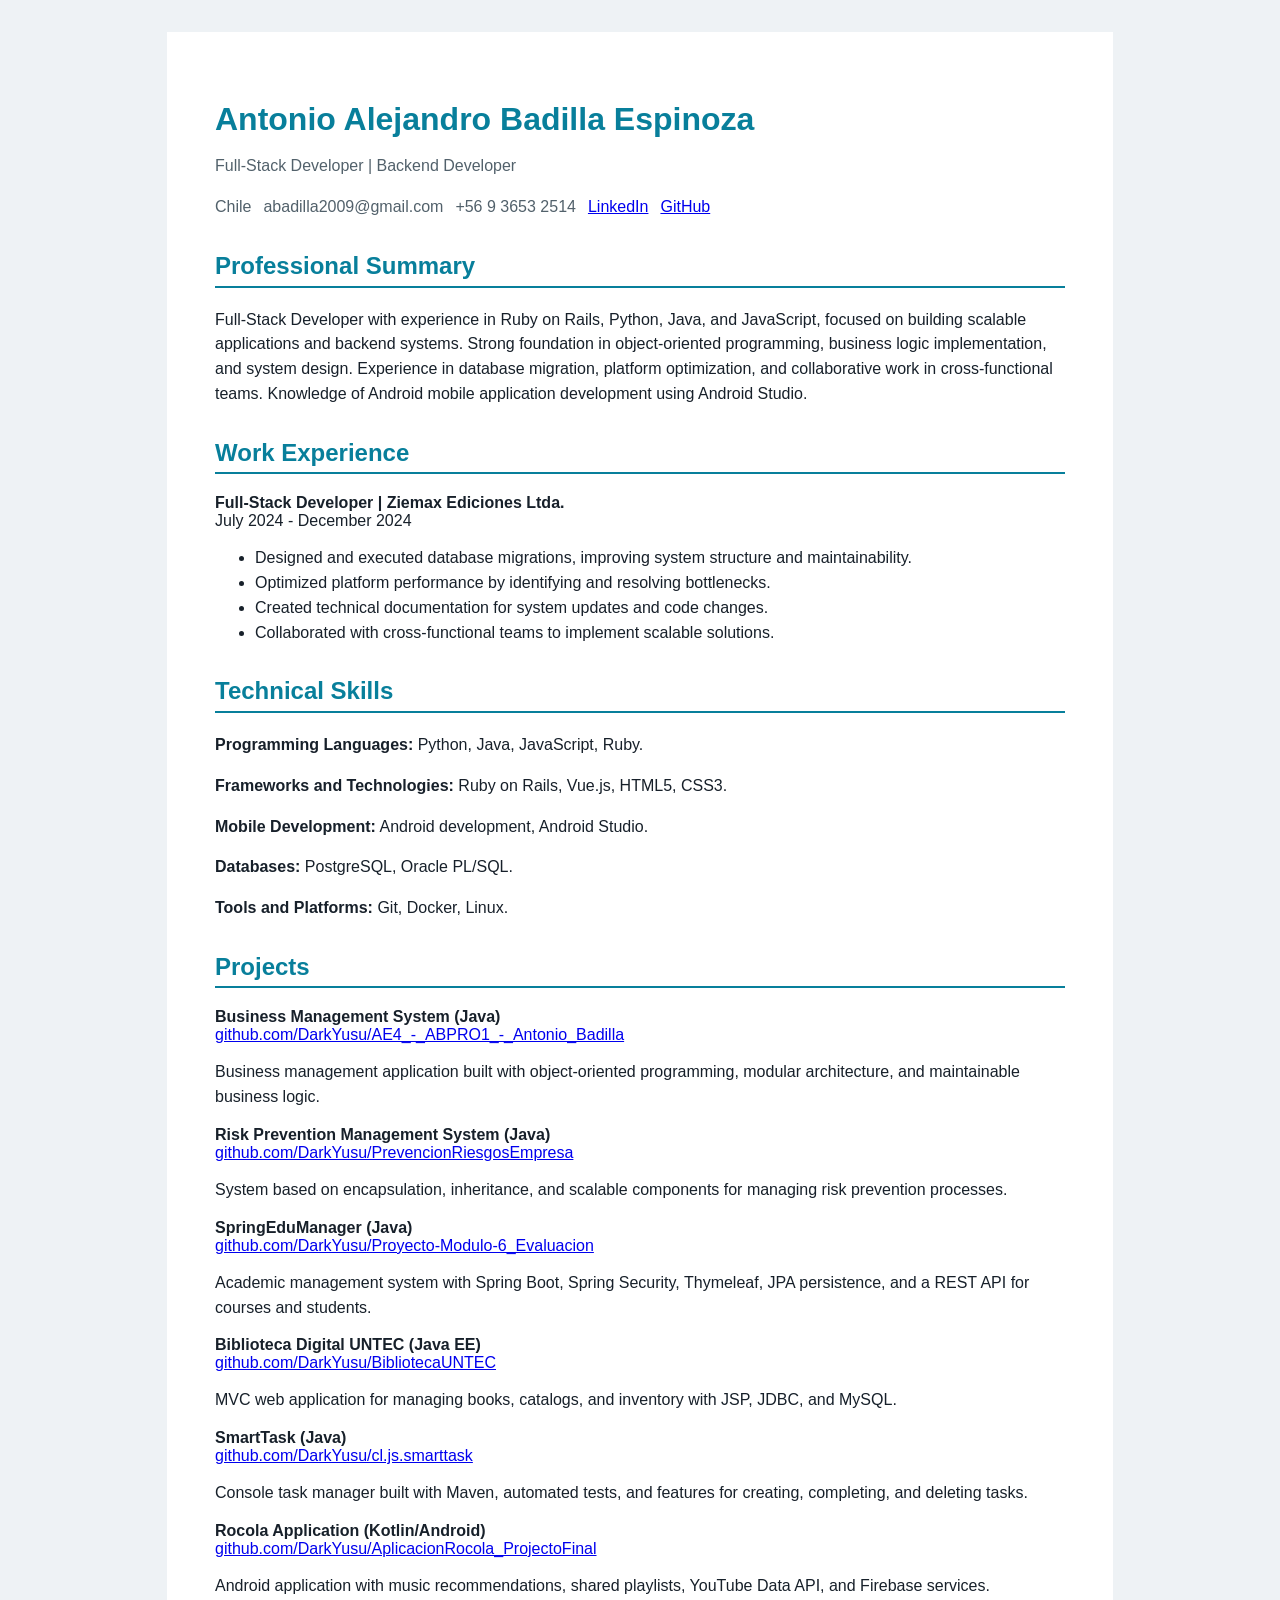
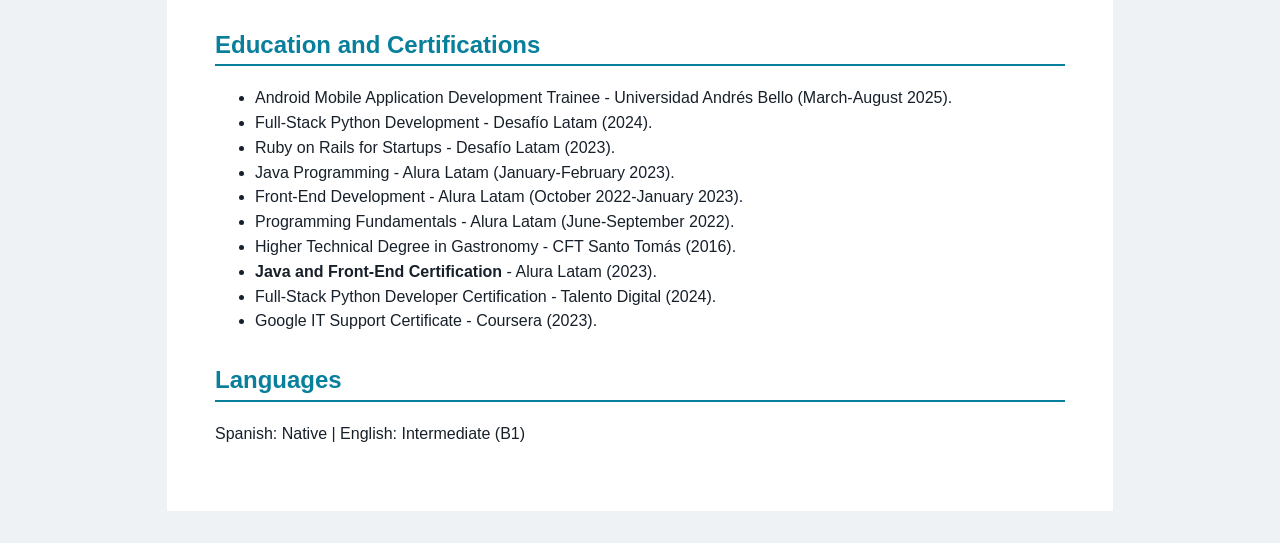
<file: assets/cv-antonio-badilla-en.html>
<!DOCTYPE html>
<html lang="en">
<head>
    <meta charset="UTF-8">
    <meta name="viewport" content="width=device-width, initial-scale=1.0">
    <title>CV | Antonio Badilla</title>
    <style>
        :root { color: #17202a; font-family: Arial, sans-serif; }
        body { margin: 0; background: #eef2f5; }
        main { max-width: 850px; margin: 2rem auto; padding: 3rem; background: #fff; }
        h1, h2 { color: #087f9b; }
        h1 { margin-bottom: .25rem; }
        h2 { border-bottom: 2px solid #087f9b; padding-bottom: .35rem; margin-top: 2rem; }
        p { line-height: 1.55; }
        .subtitle, .contact { color: #52616b; }
        .contact { display: flex; gap: .75rem; flex-wrap: wrap; }
        .item { margin-bottom: 1rem; }
        .item strong { display: block; }
        ul { line-height: 1.55; }
        @media print {
            body { background: #fff; }
            main { margin: 0; padding: 0; max-width: none; }
        }
    </style>
</head>
<body>
    <main>
        <header>
            <h1>Antonio Alejandro Badilla Espinoza</h1>
            <p class="subtitle">Full-Stack Developer | Backend Developer</p>
            <p class="contact">
                <span>Chile</span>
                <span>abadilla2009@gmail.com</span>
                <span>+56 9 3653 2514</span>
                <a href="https://www.linkedin.com/in/antonio-badilla/">LinkedIn</a>
                <a href="https://github.com/DarkYusu">GitHub</a>
            </p>
        </header>

        <section>
            <h2>Professional Summary</h2>
            <p>Full-Stack Developer with experience in Ruby on Rails, Python, Java, and JavaScript, focused on building scalable applications and backend systems. Strong foundation in object-oriented programming, business logic implementation, and system design. Experience in database migration, platform optimization, and collaborative work in cross-functional teams. Knowledge of Android mobile application development using Android Studio.</p>
        </section>

        <section>
            <h2>Work Experience</h2>
            <div class="item">
                <strong>Full-Stack Developer | Ziemax Ediciones Ltda.</strong>
                <span>July 2024 - December 2024</span>
                <ul>
                    <li>Designed and executed database migrations, improving system structure and maintainability.</li>
                    <li>Optimized platform performance by identifying and resolving bottlenecks.</li>
                    <li>Created technical documentation for system updates and code changes.</li>
                    <li>Collaborated with cross-functional teams to implement scalable solutions.</li>
                </ul>
            </div>
        </section>

        <section>
            <h2>Technical Skills</h2>
            <p><strong>Programming Languages:</strong> Python, Java, JavaScript, Ruby.</p>
            <p><strong>Frameworks and Technologies:</strong> Ruby on Rails, Vue.js, HTML5, CSS3.</p>
            <p><strong>Mobile Development:</strong> Android development, Android Studio.</p>
            <p><strong>Databases:</strong> PostgreSQL, Oracle PL/SQL.</p>
            <p><strong>Tools and Platforms:</strong> Git, Docker, Linux.</p>
        </section>

        <section>
            <h2>Projects</h2>
            <div class="item">
                <strong>Business Management System (Java)</strong>
                <a href="https://github.com/DarkYusu/AE4_-_ABPRO1_-_Antonio_Badilla">github.com/DarkYusu/AE4_-_ABPRO1_-_Antonio_Badilla</a>
                <p>Business management application built with object-oriented programming, modular architecture, and maintainable business logic.</p>
            </div>
            <div class="item">
                <strong>Risk Prevention Management System (Java)</strong>
                <a href="https://github.com/DarkYusu/PrevencionRiesgosEmpresa">github.com/DarkYusu/PrevencionRiesgosEmpresa</a>
                <p>System based on encapsulation, inheritance, and scalable components for managing risk prevention processes.</p>
            </div>
            <div class="item">
                <strong>SpringEduManager (Java)</strong>
                <a href="https://github.com/DarkYusu/Proyecto-Modulo-6_Evaluacion">github.com/DarkYusu/Proyecto-Modulo-6_Evaluacion</a>
                <p>Academic management system with Spring Boot, Spring Security, Thymeleaf, JPA persistence, and a REST API for courses and students.</p>
            </div>
            <div class="item">
                <strong>Biblioteca Digital UNTEC (Java EE)</strong>
                <a href="https://github.com/DarkYusu/BibliotecaUNTEC">github.com/DarkYusu/BibliotecaUNTEC</a>
                <p>MVC web application for managing books, catalogs, and inventory with JSP, JDBC, and MySQL.</p>
            </div>
            <div class="item">
                <strong>SmartTask (Java)</strong>
                <a href="https://github.com/DarkYusu/cl.js.smarttask">github.com/DarkYusu/cl.js.smarttask</a>
                <p>Console task manager built with Maven, automated tests, and features for creating, completing, and deleting tasks.</p>
            </div>
            <div class="item">
                <strong>Rocola Application (Kotlin/Android)</strong>
                <a href="https://github.com/DarkYusu/AplicacionRocola_ProjectoFinal">github.com/DarkYusu/AplicacionRocola_ProjectoFinal</a>
                <p>Android application with music recommendations, shared playlists, YouTube Data API, and Firebase services.</p>
            </div>
        </section>

        <section>
            <h2>Education and Certifications</h2>
            <ul>
                <li>Android Mobile Application Development Trainee - Universidad Andrés Bello (March-August 2025).</li>
                <li>Full-Stack Python Development - Desafío Latam (2024).</li>
                <li>Ruby on Rails for Startups - Desafío Latam (2023).</li>
                <li>Java Programming - Alura Latam (January-February 2023).</li>
                <li>Front-End Development - Alura Latam (October 2022-January 2023).</li>
                <li>Programming Fundamentals - Alura Latam (June-September 2022).</li>
                <li>Higher Technical Degree in Gastronomy - CFT Santo Tomás (2016).</li>
                <li><strong>Java and Front-End Certification</strong> - Alura Latam (2023).</li>
                <li>Full-Stack Python Developer Certification - Talento Digital (2024).</li>
                <li>Google IT Support Certificate - Coursera (2023).</li>
            </ul>
        </section>

        <section>
            <h2>Languages</h2>
            <p>Spanish: Native | English: Intermediate (B1)</p>
        </section>
    </main>
</body>
</html>
</file>
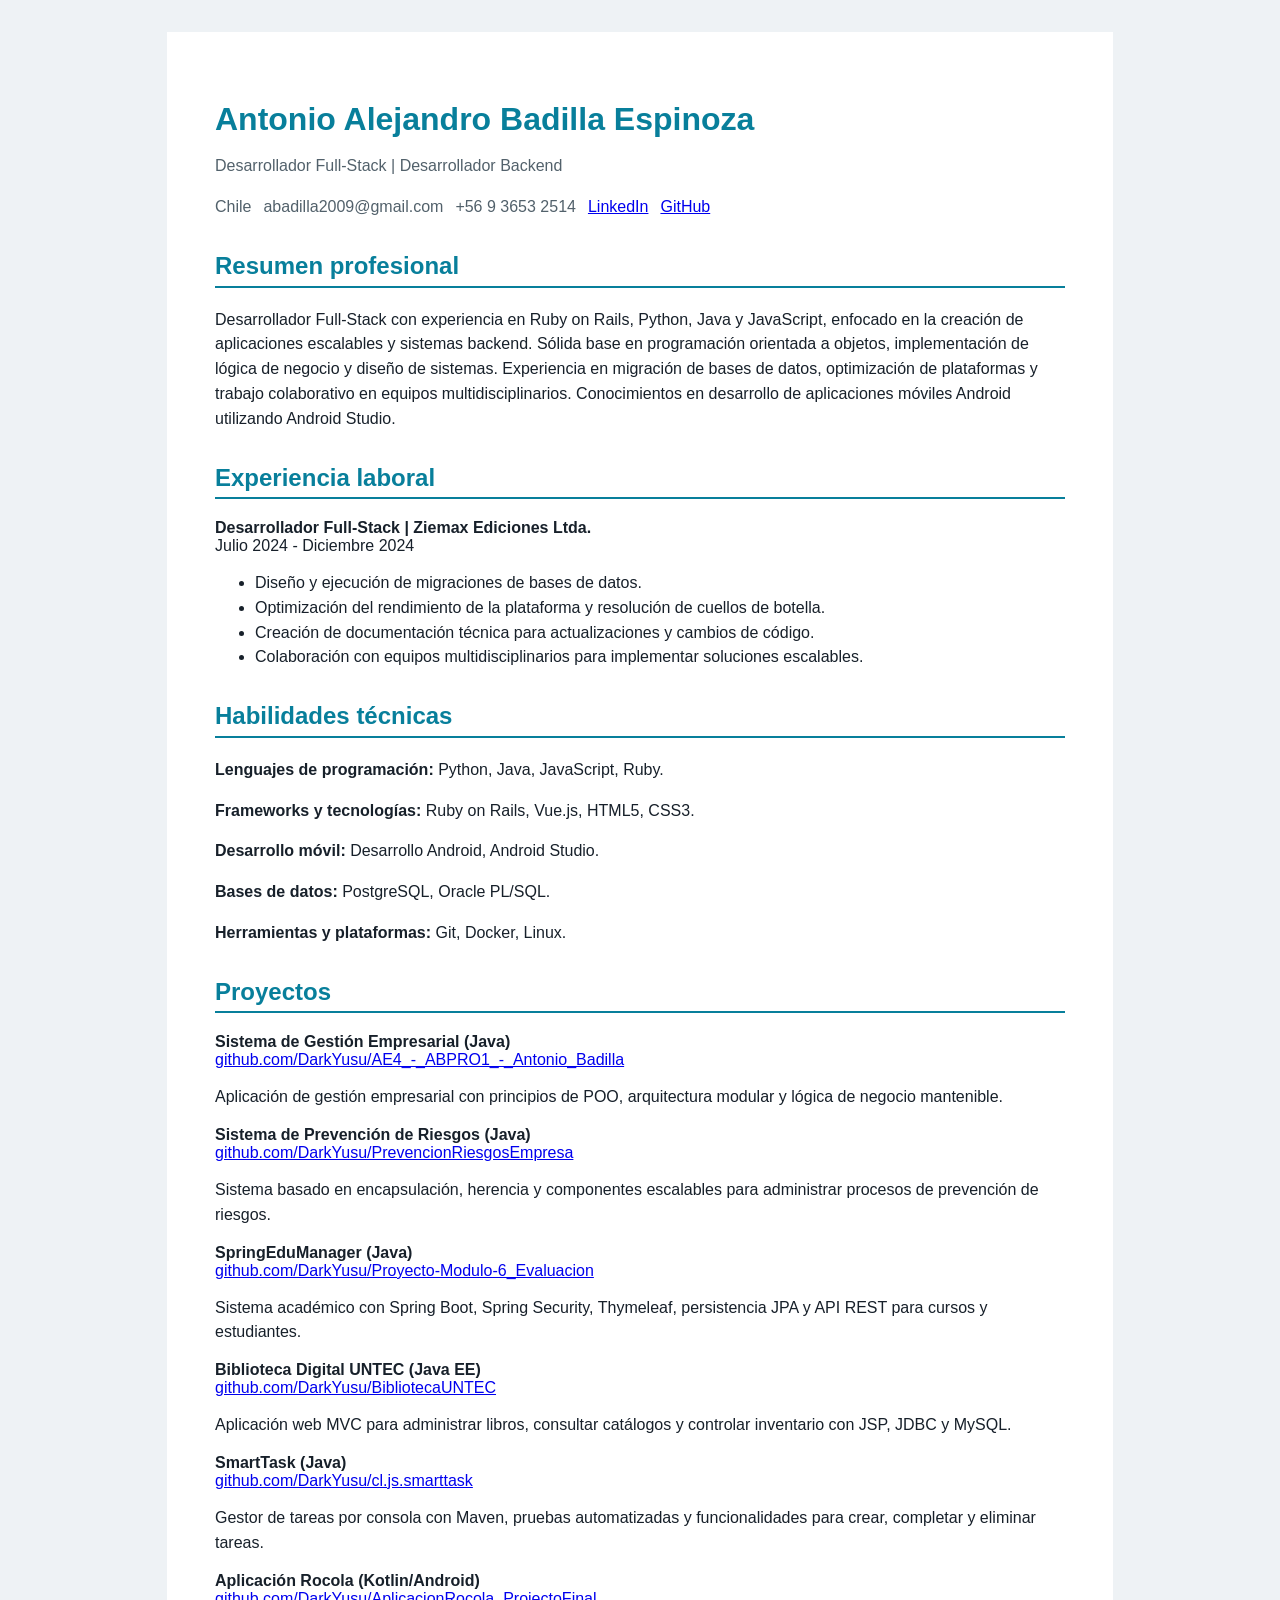
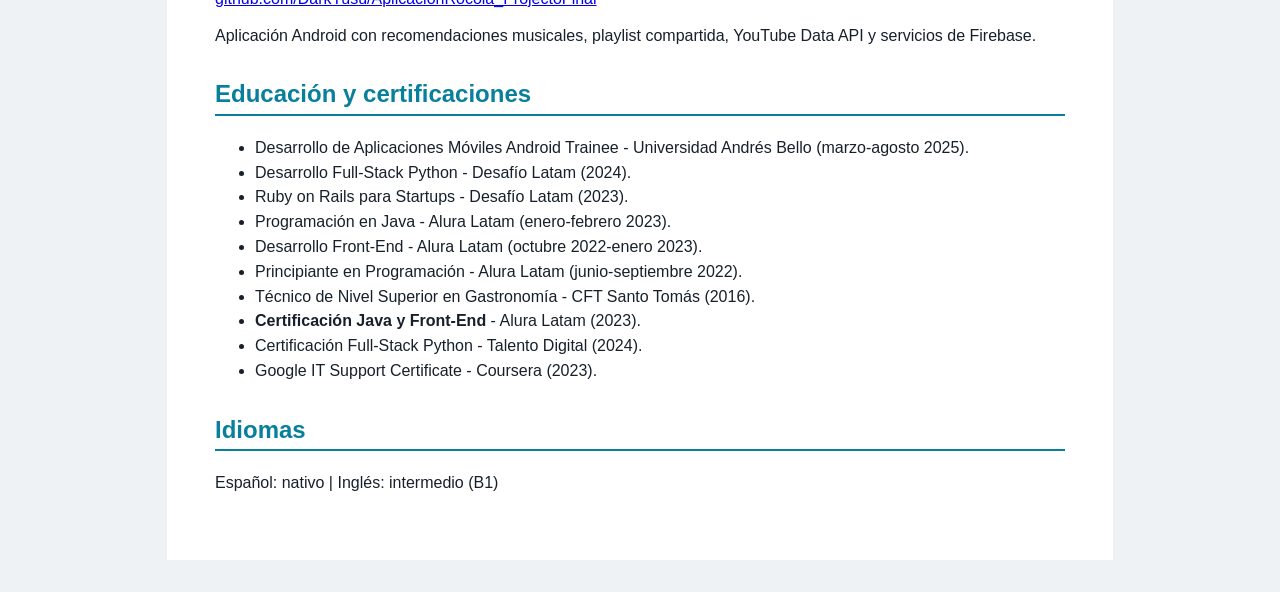
<file: assets/cv-antonio-badilla.html>
<!DOCTYPE html>
<html lang="es">
<head>
    <meta charset="UTF-8">
    <meta name="viewport" content="width=device-width, initial-scale=1.0">
    <title>CV | Antonio Badilla</title>
    <style>
        :root { color: #17202a; font-family: Arial, sans-serif; }
        body { margin: 0; background: #eef2f5; }
        main { max-width: 850px; margin: 2rem auto; padding: 3rem; background: #fff; }
        h1, h2 { color: #087f9b; }
        h1 { margin-bottom: .25rem; }
        h2 { border-bottom: 2px solid #087f9b; padding-bottom: .35rem; margin-top: 2rem; }
        p { line-height: 1.55; }
        .subtitle, .contact { color: #52616b; }
        .contact { display: flex; gap: .75rem; flex-wrap: wrap; }
        .item { margin-bottom: 1rem; }
        .item strong { display: block; }
        ul { line-height: 1.55; }
        @media print {
            body { background: #fff; }
            main { margin: 0; padding: 0; max-width: none; }
        }
    </style>
</head>
<body>
    <main>
        <header>
            <h1>Antonio Alejandro Badilla Espinoza</h1>
            <p class="subtitle">Desarrollador Full-Stack | Desarrollador Backend</p>
            <p class="contact">
                <span>Chile</span>
                <span>abadilla2009@gmail.com</span>
                <span>+56 9 3653 2514</span>
                <a href="https://www.linkedin.com/in/antonio-badilla/">LinkedIn</a>
                <a href="https://github.com/DarkYusu">GitHub</a>
            </p>
        </header>

        <section>
            <h2>Resumen profesional</h2>
            <p>Desarrollador Full-Stack con experiencia en Ruby on Rails, Python, Java y JavaScript, enfocado en la creación de aplicaciones escalables y sistemas backend. Sólida base en programación orientada a objetos, implementación de lógica de negocio y diseño de sistemas. Experiencia en migración de bases de datos, optimización de plataformas y trabajo colaborativo en equipos multidisciplinarios. Conocimientos en desarrollo de aplicaciones móviles Android utilizando Android Studio.</p>
        </section>

        <section>
            <h2>Experiencia laboral</h2>
            <div class="item">
                <strong>Desarrollador Full-Stack | Ziemax Ediciones Ltda.</strong>
                <span>Julio 2024 - Diciembre 2024</span>
                <ul>
                    <li>Diseño y ejecución de migraciones de bases de datos.</li>
                    <li>Optimización del rendimiento de la plataforma y resolución de cuellos de botella.</li>
                    <li>Creación de documentación técnica para actualizaciones y cambios de código.</li>
                    <li>Colaboración con equipos multidisciplinarios para implementar soluciones escalables.</li>
                </ul>
            </div>
        </section>

        <section>
            <h2>Habilidades técnicas</h2>
            <p><strong>Lenguajes de programación:</strong> Python, Java, JavaScript, Ruby.</p>
            <p><strong>Frameworks y tecnologías:</strong> Ruby on Rails, Vue.js, HTML5, CSS3.</p>
            <p><strong>Desarrollo móvil:</strong> Desarrollo Android, Android Studio.</p>
            <p><strong>Bases de datos:</strong> PostgreSQL, Oracle PL/SQL.</p>
            <p><strong>Herramientas y plataformas:</strong> Git, Docker, Linux.</p>
        </section>

        <section>
            <h2>Proyectos</h2>
            <div class="item">
                <strong>Sistema de Gestión Empresarial (Java)</strong>
                <a href="https://github.com/DarkYusu/AE4_-_ABPRO1_-_Antonio_Badilla">github.com/DarkYusu/AE4_-_ABPRO1_-_Antonio_Badilla</a>
                <p>Aplicación de gestión empresarial con principios de POO, arquitectura modular y lógica de negocio mantenible.</p>
            </div>
            <div class="item">
                <strong>Sistema de Prevención de Riesgos (Java)</strong>
                <a href="https://github.com/DarkYusu/PrevencionRiesgosEmpresa">github.com/DarkYusu/PrevencionRiesgosEmpresa</a>
                <p>Sistema basado en encapsulación, herencia y componentes escalables para administrar procesos de prevención de riesgos.</p>
            </div>
            <div class="item">
                <strong>SpringEduManager (Java)</strong>
                <a href="https://github.com/DarkYusu/Proyecto-Modulo-6_Evaluacion">github.com/DarkYusu/Proyecto-Modulo-6_Evaluacion</a>
                <p>Sistema académico con Spring Boot, Spring Security, Thymeleaf, persistencia JPA y API REST para cursos y estudiantes.</p>
            </div>
            <div class="item">
                <strong>Biblioteca Digital UNTEC (Java EE)</strong>
                <a href="https://github.com/DarkYusu/BibliotecaUNTEC">github.com/DarkYusu/BibliotecaUNTEC</a>
                <p>Aplicación web MVC para administrar libros, consultar catálogos y controlar inventario con JSP, JDBC y MySQL.</p>
            </div>
            <div class="item">
                <strong>SmartTask (Java)</strong>
                <a href="https://github.com/DarkYusu/cl.js.smarttask">github.com/DarkYusu/cl.js.smarttask</a>
                <p>Gestor de tareas por consola con Maven, pruebas automatizadas y funcionalidades para crear, completar y eliminar tareas.</p>
            </div>
            <div class="item">
                <strong>Aplicación Rocola (Kotlin/Android)</strong>
                <a href="https://github.com/DarkYusu/AplicacionRocola_ProjectoFinal">github.com/DarkYusu/AplicacionRocola_ProjectoFinal</a>
                <p>Aplicación Android con recomendaciones musicales, playlist compartida, YouTube Data API y servicios de Firebase.</p>
            </div>
        </section>

        <section>
            <h2>Educación y certificaciones</h2>
            <ul>
                <li>Desarrollo de Aplicaciones Móviles Android Trainee - Universidad Andrés Bello (marzo-agosto 2025).</li>
                <li>Desarrollo Full-Stack Python - Desafío Latam (2024).</li>
                <li>Ruby on Rails para Startups - Desafío Latam (2023).</li>
                <li>Programación en Java - Alura Latam (enero-febrero 2023).</li>
                <li>Desarrollo Front-End - Alura Latam (octubre 2022-enero 2023).</li>
                <li>Principiante en Programación - Alura Latam (junio-septiembre 2022).</li>
                <li>Técnico de Nivel Superior en Gastronomía - CFT Santo Tomás (2016).</li>
                <li><strong>Certificación Java y Front-End</strong> - Alura Latam (2023).</li>
                <li>Certificación Full-Stack Python - Talento Digital (2024).</li>
                <li>Google IT Support Certificate - Coursera (2023).</li>
            </ul>
        </section>

        <section>
            <h2>Idiomas</h2>
            <p>Español: nativo | Inglés: intermedio (B1)</p>
        </section>
    </main>
</body>
</html>
</file>
